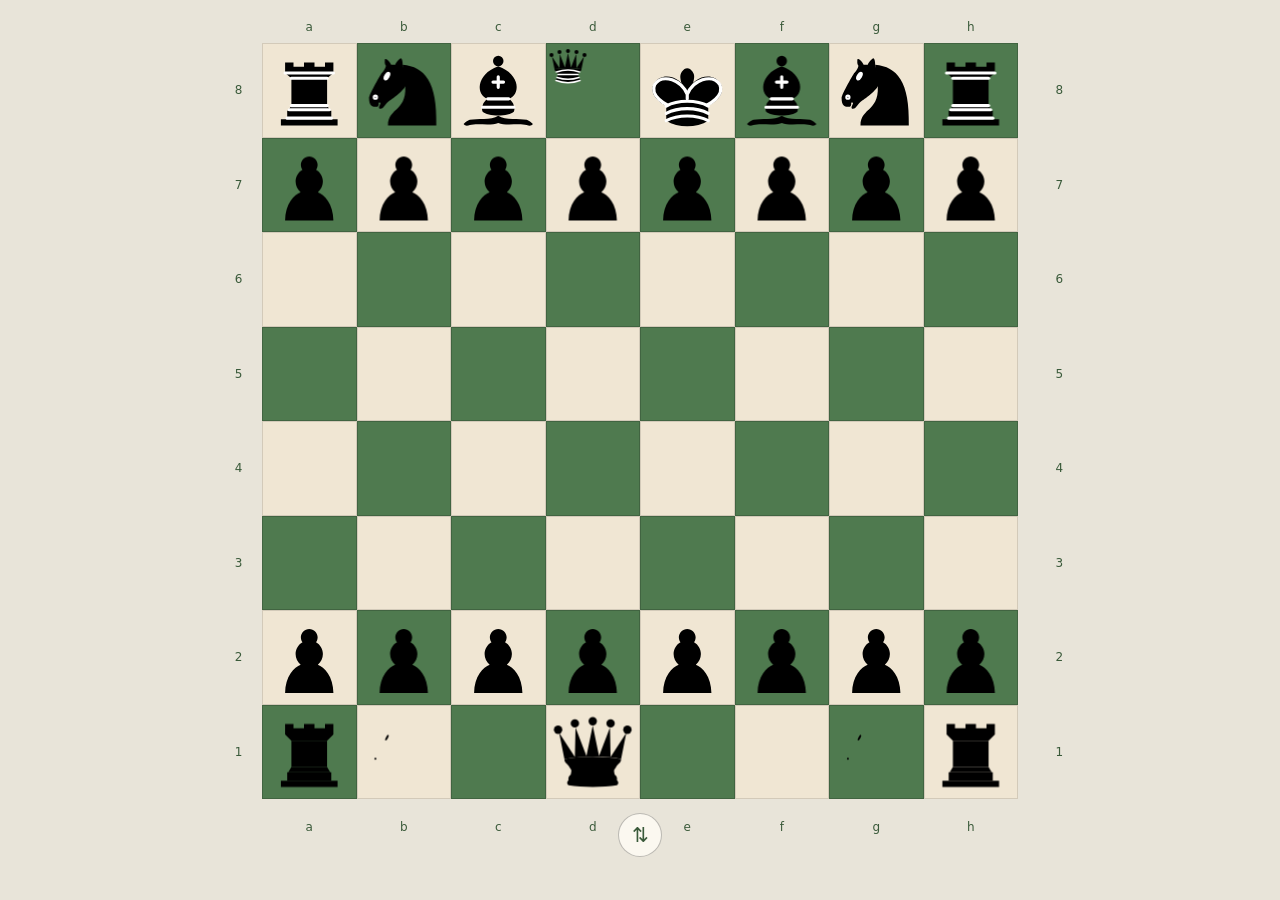
<file: ChessAI/web/index.html>
<!DOCTYPE html>
<html lang="en">
<head>
<meta charset="UTF-8">
<meta name="viewport" content="width=device-width, initial-scale=1.0">
<title>Chess</title>
<link rel="stylesheet" href="css/styles.css">
</head>
<body>
<div id="app">
  <div id="board-wrap">
    <div id="board-coords" aria-hidden="true"></div>
    <div id="board"></div>
    <div id="banner" class="hidden"></div>
    <div id="promo-overlay" class="hidden"></div>
  </div>
  <button id="flip-btn" type="button" title="Flip board (R)">&#8645;</button>
</div>
<script src="js/chess.js"></script>
<script src="js/pieces.js"></script>
<script src="js/move.js"></script>
<script src="js/chess-game.js"></script>
<script src="js/chess-piece.js"></script>
<script src="js/board-coordinates.js"></script>
<script src="js/chess-board.js"></script>
<script src="js/app.js"></script>
</body>
</html>
</file>
<file: ChessAI/web/css/styles.css>
/* Minimal flat classic chessboard: dark green + cream. */

:root {
  --sq-light: #f0e6d3;
  --sq-dark: #4f7a4f;
  --sq-border-light: rgba(0, 0, 0, 0.12);
  --sq-border-dark: rgba(0, 0, 0, 0.18);
  --page-bg: #e8e4d9;
  --coord-color: #3a5a3a;
  --accent: #c0392b;
  --piece-white-fill: #f5f1e8;
  --piece-white-stroke: #3a3a3a;
  --piece-black-fill: #2e2e2e;
  --piece-black-stroke: #6a6a6a;
  --font: system-ui, -apple-system, "Segoe UI", Roboto, Helvetica, Arial, sans-serif;
}

* {
  margin: 0;
  padding: 0;
  box-sizing: border-box;
}

html, body {
  width: 100%;
  height: 100%;
  overflow: hidden;
}

body {
  background: var(--page-bg);
  color: var(--coord-color);
  font-family: var(--font);
  display: flex;
  align-items: center;
  justify-content: center;
}

#app {
  display: flex;
  flex-direction: column;
  align-items: center;
  justify-content: center;
  gap: 14px;
  height: 100%;
  width: 100%;
}

/* ---- board frame ---- */
#board-wrap {
  position: relative;
  width: min(calc(100vw - 72px), 84vh);
  aspect-ratio: 1 / 1;
  margin: 0 36px;
}

#board {
  position: absolute;
  inset: 0;
  display: grid;
  grid-template-columns: repeat(8, 1fr);
  grid-template-rows: repeat(8, 1fr);
  background: transparent;
  user-select: none;
  -webkit-user-select: none;
  touch-action: none;
}

/* ---- squares ---- */
.square {
  position: relative;
  background: var(--sq-dark);
  box-shadow: inset 0 0 0 1px var(--sq-border-dark);
}

.square.light {
  background: var(--sq-light);
  box-shadow: inset 0 0 0 1px var(--sq-border-light);
}

.square.selected::after {
  content: "";
  position: absolute;
  inset: 0;
  background: rgba(0, 0, 0, 0.18);
}

.square.lastmove {
  background: rgba(255, 235, 130, 0.55);
  box-shadow: inset 0 0 0 1px rgba(180, 150, 0, 0.4);
}

.square.light.lastmove { background: #e6d7a8; }
.square.dark.lastmove  { background: #6b8f5f; }

.square.check {
  background: #b93a3a !important;
  box-shadow: inset 0 0 0 2px rgba(180, 0, 0, 0.6);
}

.square.hover {
  box-shadow: inset 0 0 0 3px rgba(0, 0, 0, 0.28);
}

/* ---- legal move markers ---- */
.marker {
  position: absolute;
  pointer-events: none;
}

.marker.dot {
  left: 50%;
  top: 50%;
  width: 28%;
  height: 28%;
  transform: translate(-50%, -50%);
  border-radius: 50%;
  background: rgba(0, 0, 0, 0.22);
}

.marker.ring {
  inset: 4%;
  border-radius: 50%;
  border: 0.4vmin solid rgba(0, 0, 0, 0.26);
}

/* ---- pieces ---- */
.piece {
  position: absolute;
  left: 0;
  top: 0;
  width: 12.5%;
  height: 12.5%;
  z-index: 3;
  pointer-events: none;
  transition: transform 140ms ease;
  will-change: transform;
  --piece-sw: 1.5;
}

.piece svg {
  display: block;
  width: 100%;
  height: 100%;
}

.piece.white {
  --piece-fill: var(--piece-white-fill);
  --piece-stroke: var(--piece-white-stroke);
}

.piece.black {
  --piece-fill: var(--piece-black-fill);
  --piece-stroke: var(--piece-black-stroke);
}

.piece.animating {
  transition: transform 140ms ease;
}

.piece.dragging {
  z-index: 10;
  transition: none;
  pointer-events: none;
}

.piece.ghost {
  opacity: 0.55;
}

.piece.captured {
  transition: opacity 90ms ease;
  opacity: 0;
}

/* ---- coordinates frame ---- */
#board-coords {
  position: absolute;
  inset: 0;
  pointer-events: none;
  z-index: 0;
}

#board-coords span {
  position: absolute;
  font-size: 12px;
  line-height: 1;
  color: var(--coord-color);
  font-weight: 500;
}

#board-coords .file-top,
#board-coords .file-bot {
  width: 12.5%;
  height: 14px;
  text-align: center;
}

#board-coords .file-top { top: 0; transform: translateY(-160%); }
#board-coords .file-bot { top: 100%; transform: translateY(160%); }

#board-coords .rank-left,
#board-coords .rank-right {
  width: 18px;
  height: 12.5%;
  display: flex;
  align-items: center;
  justify-content: center;
}

#board-coords .rank-left { left: 0; transform: translateX(-180%); }
#board-coords .rank-right { left: 100%; transform: translateX(180%); }

/* ---- overlays ---- */
#banner {
  position: absolute;
  left: 50%;
  top: 50%;
  transform: translate(-50%, -50%);
  background: rgba(40, 40, 40, 0.82);
  color: #f5f1e8;
  font-size: 1.5rem;
  padding: 14px 26px;
  border-radius: 4px;
  pointer-events: none;
  z-index: 20;
  letter-spacing: 0.02em;
}

.hidden { display: none !important; }

#promo-overlay {
  position: absolute;
  inset: 0;
  z-index: 30;
  display: flex;
  align-items: center;
  justify-content: center;
  background: rgba(255, 255, 255, 0.25);
}

#promo-box {
  display: grid;
  grid-template-columns: repeat(4, 1fr);
  gap: 6px;
  background: var(--page-bg);
  padding: 10px;
  border-radius: 6px;
  box-shadow: 0 4px 18px rgba(0, 0, 0, 0.3);
}

#promo-box button {
  width: 11vmin;
  height: 11vmin;
  padding: 0;
  border: none;
  background: #fbf8f0;
  cursor: pointer;
  border-radius: 4px;
  display: flex;
  align-items: center;
  justify-content: center;
}

#promo-box button:hover {
  background: #efe9d8;
}

#promo-box button svg {
  width: 85%;
  height: 85%;
}

/* ---- flip button ---- */
#flip-btn {
  width: 44px;
  height: 44px;
  border: 1px solid rgba(0, 0, 0, 0.25);
  border-radius: 50%;
  background: #fbf8f0;
  color: var(--coord-color);
  font-size: 20px;
  line-height: 1;
  cursor: pointer;
  display: flex;
  align-items: center;
  justify-content: center;
  transition: background 100ms ease, transform 100ms ease;
}

#flip-btn:hover {
  background: #efe9d8;
}

#flip-btn:active {
  transform: scale(0.94);
}
</file>
